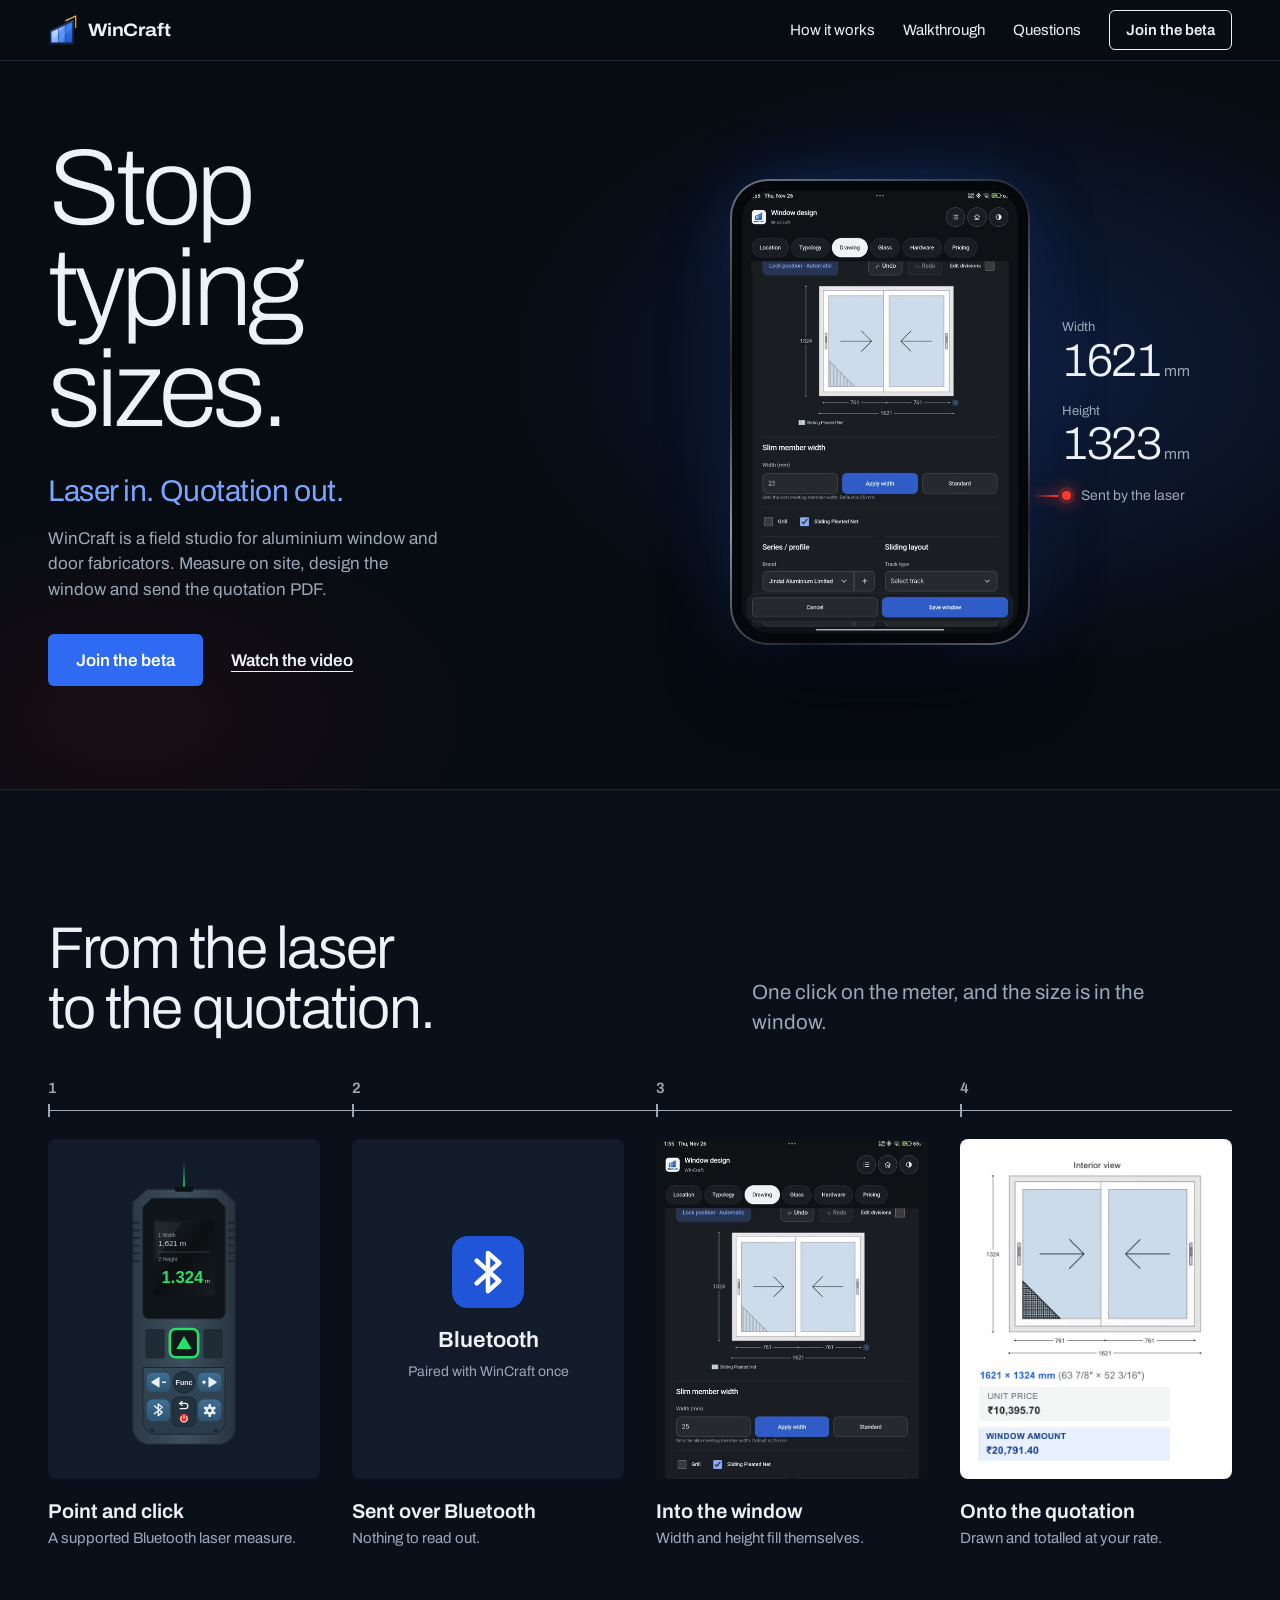
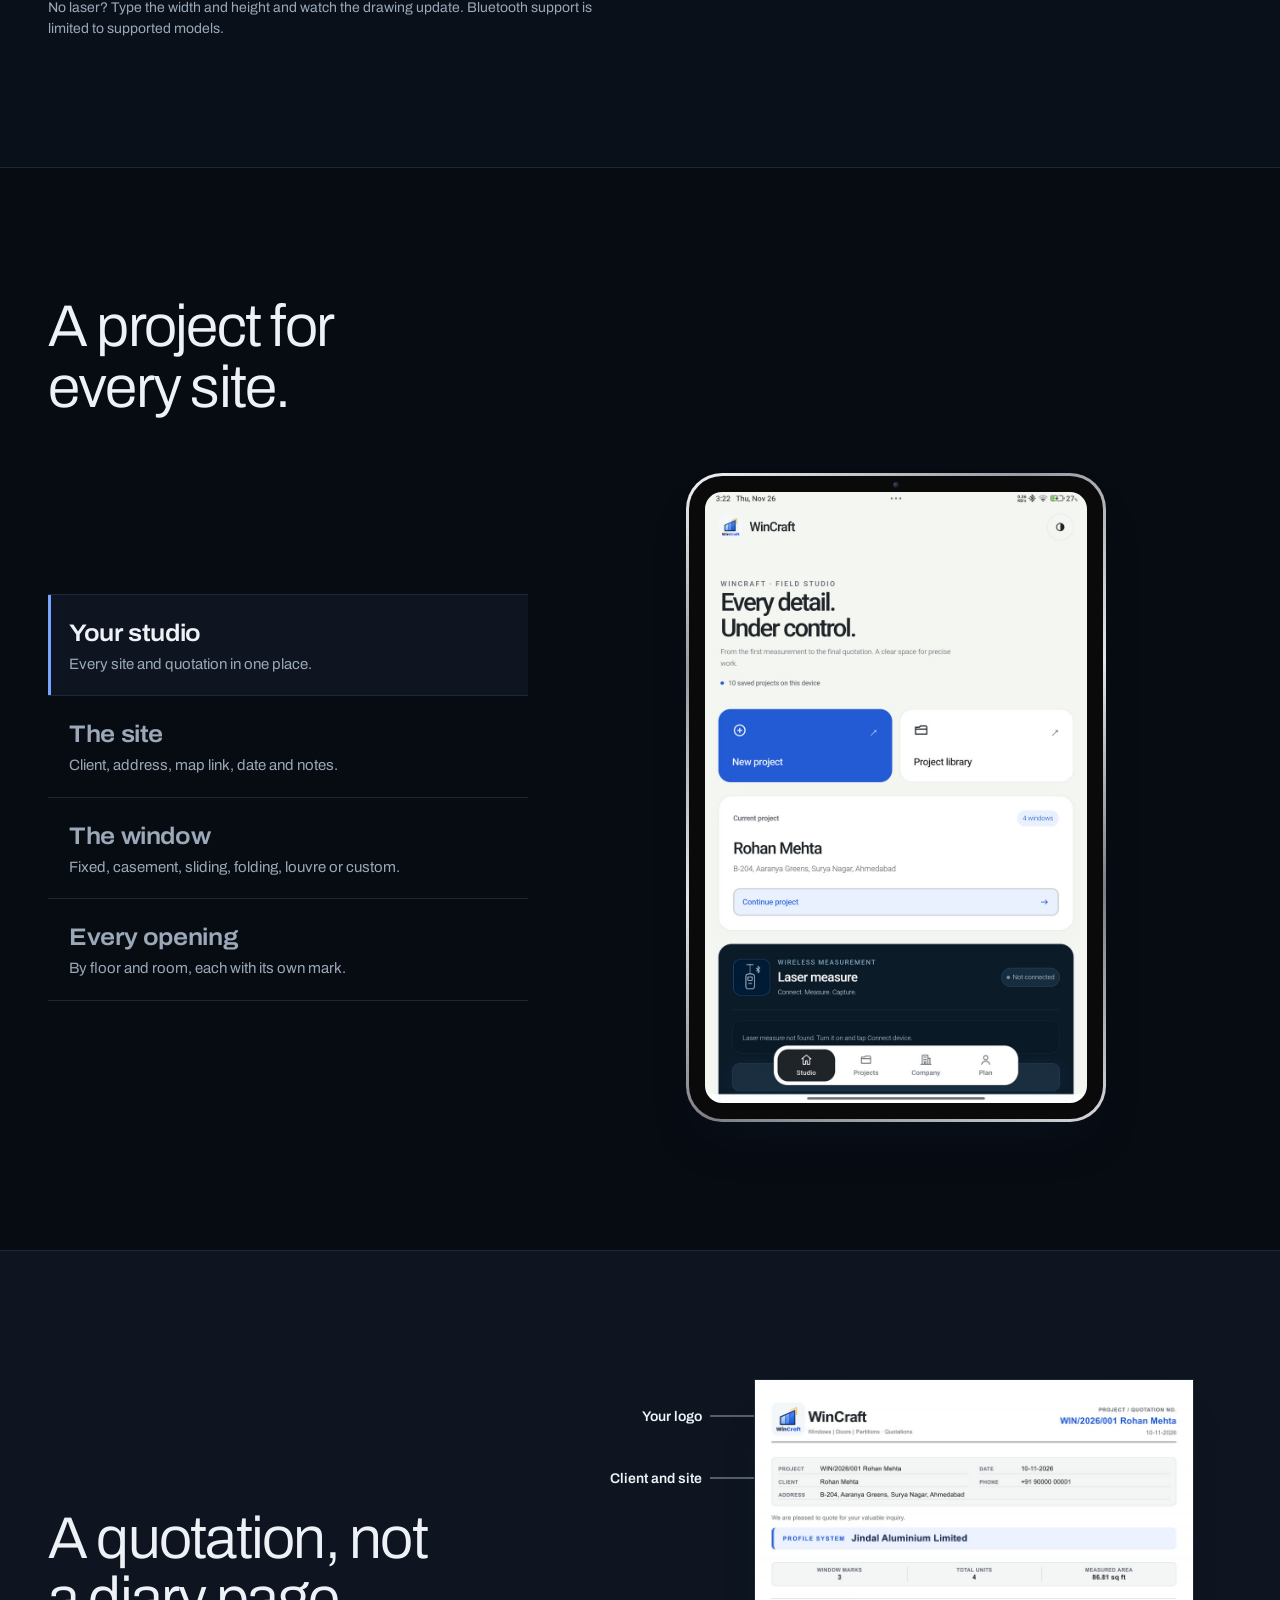
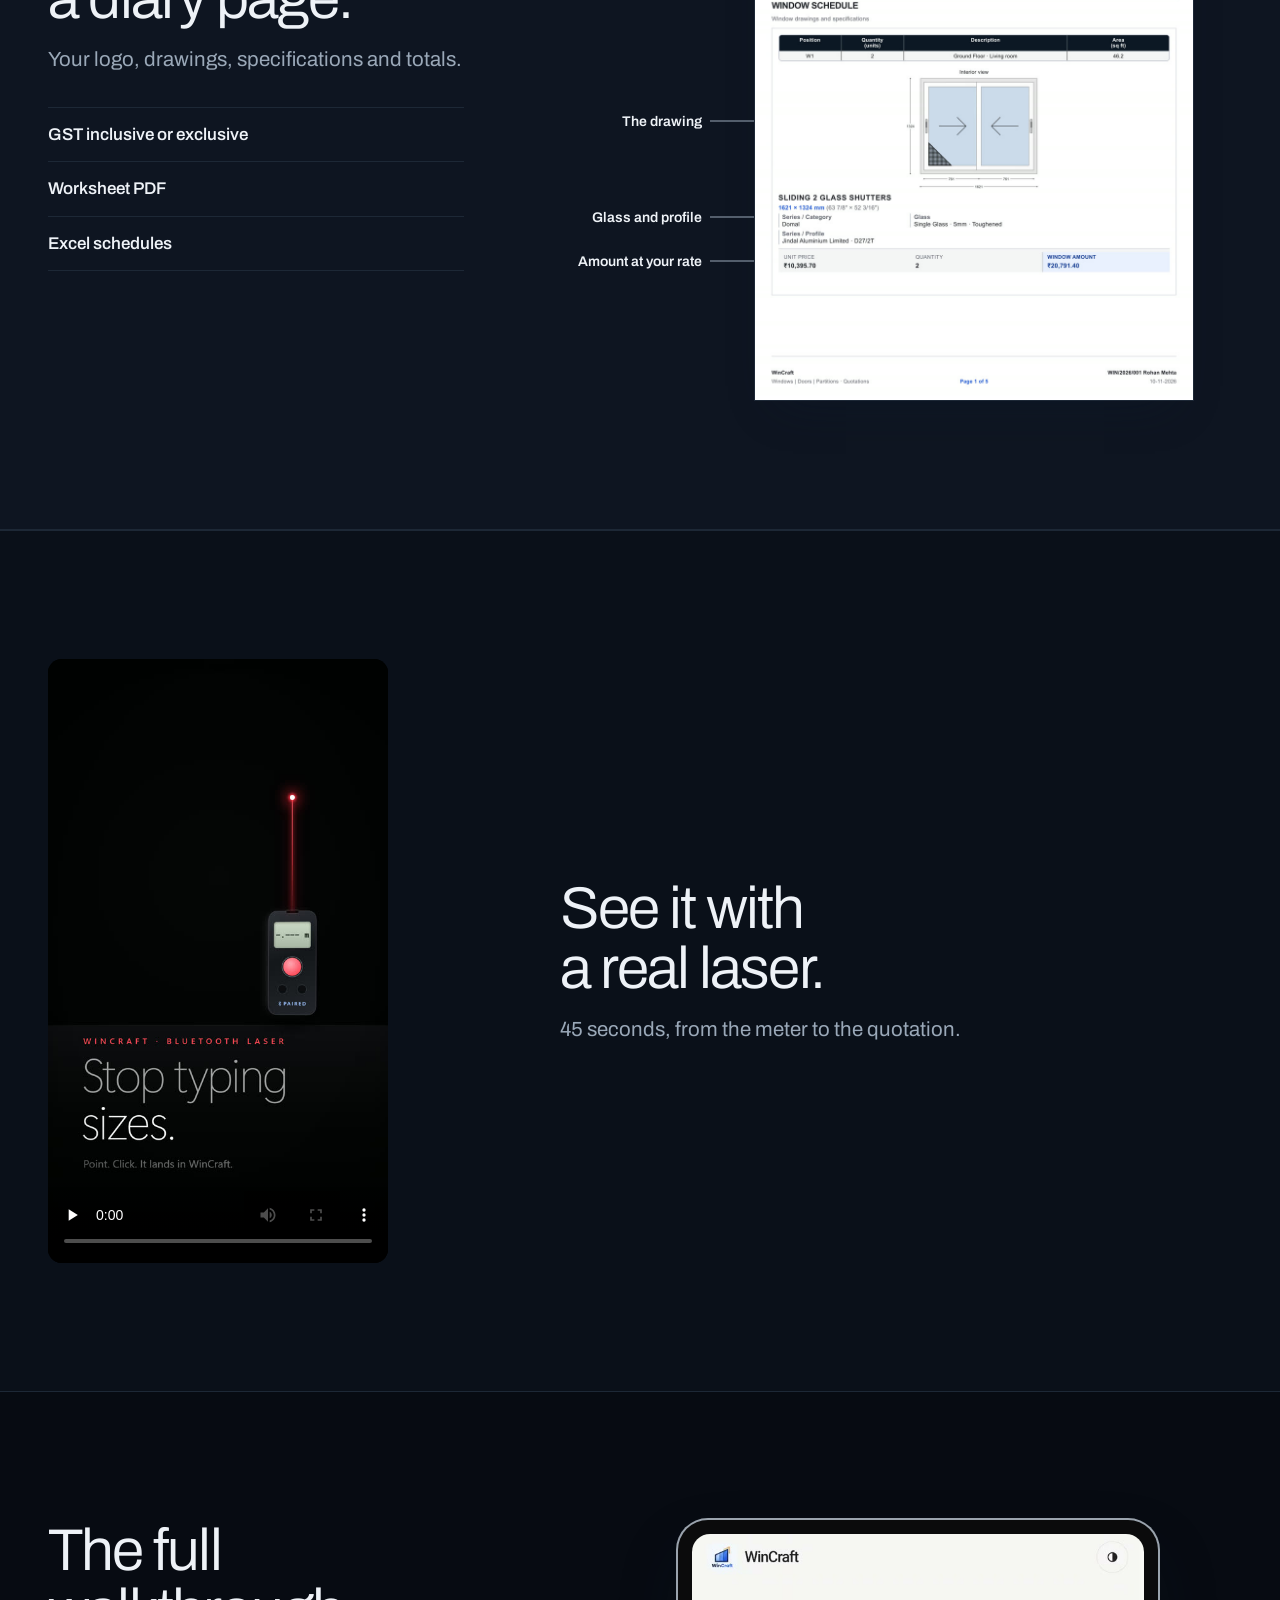
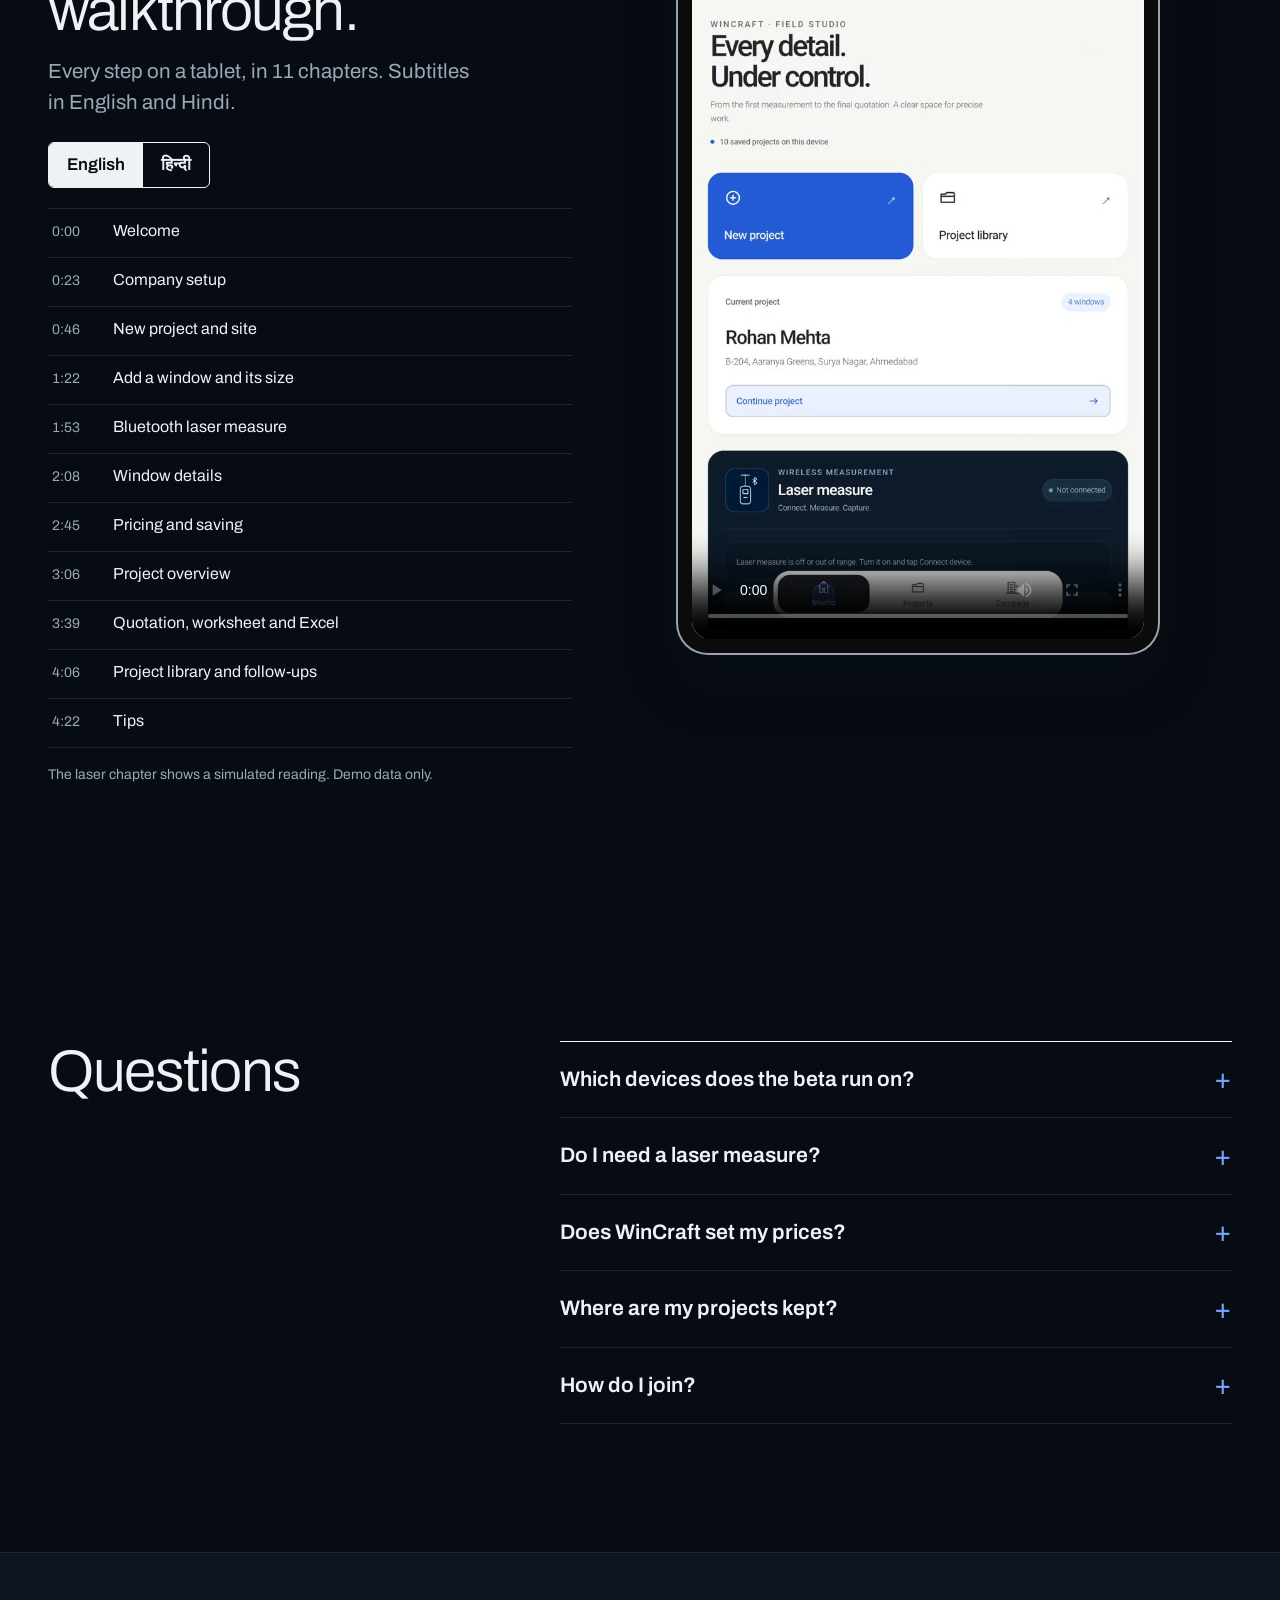
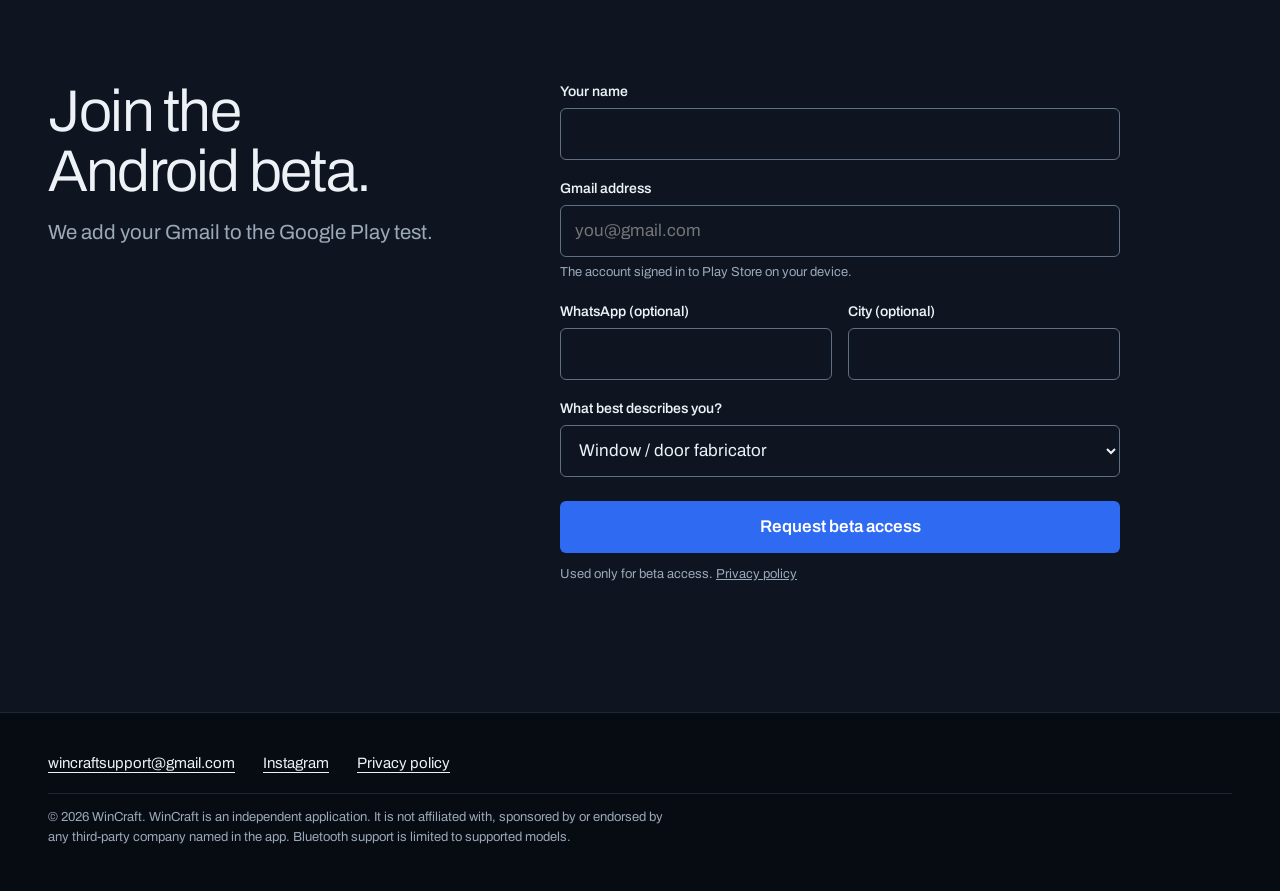
<file: index.html>
<!doctype html>
<html lang="en">
<head>
<meta charset="utf-8">
<meta name="viewport" content="width=device-width, initial-scale=1">
<title>WinCraft: measure, design and quote aluminium windows on site</title>
<meta name="description" content="WinCraft is a field studio for aluminium window and door fabricators. Measure on site, design the window and send a quotation PDF. Join the Android beta.">
<meta property="og:title" content="WinCraft: stop typing sizes">
<meta property="og:description" content="Measure on site, design the window, send the quotation. Join the Android beta.">
<meta property="og:image" content="https://wincraftapp.github.io/assets/reel-poster.jpg">
<meta name="theme-color" content="#070b12">
<link rel="icon" href="assets/logo-192.png">
<link rel="preconnect" href="https://fonts.googleapis.com">
<link rel="preconnect" href="https://fonts.gstatic.com" crossorigin>
<link rel="stylesheet" href="https://fonts.googleapis.com/css2?family=Archivo:wdth,wght@62..125,100..900&display=swap">
<link rel="stylesheet" href="site.css?v=13">
</head>
<body>
<header class="nav"><div class="wrap nav__row">
  <a class="brand" href="#top"><img src="assets/logo-192.png" alt="" width="30" height="30">WinCraft</a>
  <nav class="nav__links" aria-label="Main">
    <a href="#how">How it works</a>
    <a href="#walkthrough">Walkthrough</a>
    <a href="#questions">Questions</a>
    <a class="nav__cta" href="#beta">Join the beta</a>
  </nav>
</div></header>

<main>
<section class="hero" id="top"><div class="wrap hero__grid">
  <div class="hero__copy">
    <h1>Stop typing sizes.</h1>
    <p class="hero__sub">Laser in. Quotation out.</p>
    <p class="hero__body">WinCraft is a field studio for aluminium window and door fabricators. Measure on site, design the window and send the quotation PDF.</p>
    <div class="hero__ctas">
      <a class="btn" href="#beta">Join the beta</a>
      <a class="link" href="#video">Watch the video</a>
    </div>
  </div>

  <div class="stage">
    <div class="phone"><img src="assets/laser-drawing.jpg" alt="Window drawing in WinCraft with width 1621 and height 1324 filled from the laser measure" width="540" height="864"></div>
    <div class="read" aria-label="Sizes sent by the laser measure">
      <p><span>Width</span><b id="rw">1621</b><small>mm</small></p>
      <p><span>Height</span><b id="rh">1324</b><small>mm</small></p>
      <p class="read__src"><span class="beam" aria-hidden="true"></span><i class="dot"></i>Sent by the laser</p>
    </div>
  </div>
</div></section>

<section class="band band--dark" id="how"><div class="wrap">
  <div class="head">
    <h2>From the laser to the quotation.</h2>
    <p class="lede">One click on the meter, and the size is in the window.</p>
  </div>
  <ol class="steps">
    <li class="step">
      <div class="shot shot--meter"><img src="assets/laser-meter-green.svg" alt="Bluetooth laser measure: width 1.621 m, then height 1.324 m" width="220" height="460"></div>
      <h3>Point and click</h3><p>A supported Bluetooth laser measure.</p>
    </li>
    <li class="step">
      <div class="shot shot--bt"><svg width="72" height="72" viewBox="0 0 64 64" aria-hidden="true"><rect width="64" height="64" rx="14" fill="#1f55d6"/><path d="M22 22 l20 18 -10 9 V15 l10 9 -20 18" fill="none" stroke="#fff" stroke-width="4" stroke-linecap="round" stroke-linejoin="round"/></svg><strong>Bluetooth</strong><span>Paired with WinCraft once</span></div>
      <h3>Sent over Bluetooth</h3><p>Nothing to read out.</p>
    </li>
    <li class="step">
      <div class="shot shot--screen"><img src="assets/laser-drawing.jpg" alt="Window drawing in WinCraft with width 1621 and height 1324 filled from the laser measure" width="540" height="864" loading="lazy"></div>
      <h3>Into the window</h3><p>Width and height fill themselves.</p>
    </li>
    <li class="step">
      <div class="shot shot--paper"><img src="assets/quote-detail2.jpg" alt="Quotation detail: a 1621 by 1324 mm sliding window, unit price 10,395.70 rupees, window amount 20,791.40 rupees" width="580" height="744" loading="lazy"></div>
      <h3>Onto the quotation</h3><p>Drawn and totalled at your rate.</p>
    </li>
  </ol>
  <p class="note">No laser? Type the width and height and watch the drawing update. Bluetooth support is limited to supported models.</p>
</div></section>

<section class="band"><div class="wrap">
  <div class="head"><h2>A project for every site.</h2></div>
  <div class="tour">
    <ul class="tour__list" role="tablist" aria-label="WinCraft screens">
      <li role="presentation"><button role="tab" aria-selected="true" data-shot="assets/tab-studio.jpg"><b>Your studio</b><small>Every site and quotation in one place.</small></button></li>
      <li role="presentation"><button role="tab" aria-selected="false" data-shot="assets/tab-site.jpg"><b>The site</b><small>Client, address, map link, date and notes.</small></button></li>
      <li role="presentation"><button role="tab" aria-selected="false" data-shot="assets/tab-types.jpg"><b>The window</b><small>Fixed, casement, sliding, folding, louvre or custom.</small></button></li>
      <li role="presentation"><button role="tab" aria-selected="false" data-shot="assets/tab-cards.jpg"><b>Every opening</b><small>By floor and room, each with its own mark.</small></button></li>
    </ul>
    <div class="tablet" role="tabpanel" aria-label="Selected screen"><img id="shot" src="assets/tab-studio.jpg" alt="Your studio in WinCraft on a tablet" width="900" height="1440" loading="lazy"></div>
  </div>
</div></section>

<section class="band band--paper"><div class="wrap quote">
  <div class="quote__copy">
    <h2>A quotation, not a diary page.</h2>
    <p class="lede">Your logo, drawings, specifications and totals.</p>
    <ul class="ticks"><li>GST inclusive or exclusive</li><li>Worksheet PDF</li><li>Excel schedules</li></ul>
  </div>
  <figure class="sheet">
    <ul class="sheet__notes" aria-hidden="true">
      <li style="top:6%">Your logo</li>
      <li style="top:16%">Client and site</li>
      <li style="top:55%">The drawing</li>
      <li style="top:70.5%">Glass and profile</li>
      <li style="top:77.5%">Amount at your rate</li>
    </ul>
    <img src="assets/quote-page2.jpg" alt="Quotation PDF page with the 1621 by 1324 mm sliding window" width="900" height="1274" loading="lazy">
  </figure>
</div></section>

<section class="band band--dark" id="video"><div class="wrap film">
  <div class="reel"><video src="assets/reel-laser-site.mp4" poster="assets/reel-poster.jpg" controls playsinline preload="none" aria-label="WinCraft with a Bluetooth laser measure, 45 second video"></video></div>
  <div class="film__copy">
    <h2>See it with a real laser.</h2>
    <p class="lede">45 seconds, from the meter to the quotation.</p>
  </div>
</div></section>

<section class="band" id="walkthrough"><div class="wrap walk">
  <div class="walk__side">
    <h2 data-en="The full walkthrough." data-hi="पूरा walkthrough.">The full walkthrough.</h2>
    <p class="lede" data-en="Every step on a tablet, in 11 chapters. Subtitles in English and Hindi." data-hi="Tablet पर हर step, 11 chapters में. Subtitles English और हिन्दी में.">Every step on a tablet, in 11 chapters. Subtitles in English and Hindi.</p>
    <div class="lang" role="group" aria-label="Subtitle language">
      <button type="button" data-lang="en" aria-pressed="true">English</button>
      <button type="button" data-lang="hi" aria-pressed="false" lang="hi">हिन्दी</button>
    </div>
    <ol class="chapters" aria-label="Chapters">
      <li><button type="button" data-t="0"><span class="t">0:00</span><span data-en="Welcome" data-hi="स्वागत">Welcome</span></button></li>
      <li><button type="button" data-t="23.13"><span class="t">0:23</span><span data-en="Company setup" data-hi="Company setup">Company setup</span></button></li>
      <li><button type="button" data-t="46.4"><span class="t">0:46</span><span data-en="New project and site" data-hi="नया project और site">New project and site</span></button></li>
      <li><button type="button" data-t="82.76"><span class="t">1:22</span><span data-en="Add a window and its size" data-hi="Window और उसका size">Add a window and its size</span></button></li>
      <li><button type="button" data-t="113.89"><span class="t">1:53</span><span data-en="Bluetooth laser measure" data-hi="Bluetooth laser measure">Bluetooth laser measure</span></button></li>
      <li><button type="button" data-t="128.22"><span class="t">2:08</span><span data-en="Window details" data-hi="Window की details">Window details</span></button></li>
      <li><button type="button" data-t="165.57"><span class="t">2:45</span><span data-en="Pricing and saving" data-hi="Pricing और save">Pricing and saving</span></button></li>
      <li><button type="button" data-t="186.24"><span class="t">3:06</span><span data-en="Project overview" data-hi="Project overview">Project overview</span></button></li>
      <li><button type="button" data-t="219.45"><span class="t">3:39</span><span data-en="Quotation, worksheet and Excel" data-hi="Quotation, worksheet और Excel">Quotation, worksheet and Excel</span></button></li>
      <li><button type="button" data-t="246.72"><span class="t">4:06</span><span data-en="Project library and follow-ups" data-hi="Project library और follow-ups">Project library and follow-ups</span></button></li>
      <li><button type="button" data-t="262.06"><span class="t">4:22</span><span data-en="Tips" data-hi="Tips">Tips</span></button></li>
    </ol>
    <p class="walk__note" data-en="The laser chapter shows a simulated reading. Demo data only." data-hi="Laser chapter में simulated reading है. सिर्फ़ demo data.">The laser chapter shows a simulated reading. Demo data only.</p>
  </div>
  <div class="walk__device">
    <video id="wt" controls playsinline preload="metadata" poster="assets/walkthrough-poster.jpg" width="720" height="1122" aria-label="WinCraft walkthrough on a tablet, 4 minutes 42 seconds, with English and Hindi subtitles">
      <source src="assets/walkthrough.mp4" type="video/mp4">
      <track kind="subtitles" src="assets/walkthrough.en.vtt" srclang="en" label="English" default>
      <track kind="subtitles" src="assets/walkthrough.hi.vtt" srclang="hi" label="हिन्दी">
    </video>
  </div>
</div></section>

<section class="band" id="questions"><div class="wrap split">
  <h2>Questions</h2>
  <div class="qs">
    <details><summary>Which devices does the beta run on?</summary><p>Android phones and tablets. The beta is Android only for now.</p></details>
    <details><summary>Do I need a laser measure?</summary><p>No. Type the width and height and the drawing updates. A supported Bluetooth laser just fills them for you.</p></details>
    <details><summary>Does WinCraft set my prices?</summary><p>No. You enter quantity and unit rate, and WinCraft totals the project.</p></details>
    <details><summary>Where are my projects kept?</summary><p>On your device. No sign-in, no ads, with a daily backup and backup to a file you keep.</p></details>
    <details><summary>How do I join?</summary><p>Send your Gmail through the form. We add it to the Google Play test and message you.</p></details>
  </div>
</div></section>

<section class="band band--paper"><div class="wrap split">
  <div>
    <h2 id="beta">Join the Android beta.</h2>
    <p class="lede">We add your Gmail to the Google Play test.</p>
  </div>
  <form id="f" class="signup" novalidate>
    <div id="fields">
      <div class="field"><label for="name">Your name</label><input id="name" name="name" autocomplete="name" required></div>
      <div class="field"><label for="gmail">Gmail address</label><input id="gmail" name="gmail" type="email" inputmode="email" autocomplete="email" required placeholder="you@gmail.com"><p class="hint">The account signed in to Play Store on your device.</p></div>
      <div class="pair">
        <div class="field"><label for="phone">WhatsApp (optional)</label><input id="phone" name="phone" type="tel" inputmode="tel" autocomplete="tel"></div>
        <div class="field"><label for="city">City (optional)</label><input id="city" name="city" autocomplete="address-level2"></div>
      </div>
      <div class="field"><label for="work">What best describes you?</label>
        <select id="work" name="work">
          <option>Window / door fabricator</option>
          <option>Contractor or builder</option>
          <option>Architect or interior designer</option>
          <option>Other</option>
        </select></div>
      <button class="btn" type="submit">Request beta access</button>
      <p class="small" id="msg" role="status"></p>
      <p class="small">Used only for beta access. <a href="privacy-policy.html">Privacy policy</a></p>
    </div>
    <div id="done">
      <h3>Thank you.</h3>
      <p id="donetext">You’re on the list. We’ll add your Gmail to the Google Play beta and message you.</p>
    </div>
  </form>
</div></section>
</main>

<footer class="foot"><div class="wrap">
  <ul>
    <li><a href="mailto:wincraftsupport@gmail.com">wincraftsupport@gmail.com</a></li>
    <li><a href="https://www.instagram.com/wincraft.app/">Instagram</a></li>
    <li><a href="privacy-policy.html">Privacy policy</a></li>
  </ul>
  <p class="legal">© 2026 WinCraft. WinCraft is an independent application. It is not affiliated with, sponsored by or endorsed by any third-party company named in the app. Bluetooth support is limited to supported models.</p>
</div></footer>

<script>
// Beta sign-up. FORM_ACTION: a Google Form "formResponse" URL with its entry ids; until set, the details go by e-mail.
const FORM_ACTION = 'https://docs.google.com/forms/d/e/1FAIpQLSfFl1Y6rrq8B3uly28Ilko8HFQurtd9qMZEtXNdvsNPv6n3ig/formResponse';
const ENTRY = { name: 'entry.960835226', gmail: 'entry.1089995100', phone: 'entry.1334987685', city: 'entry.96152735', work: 'entry.502158687' };
const f = document.getElementById('f'), msg = document.getElementById('msg');
f.addEventListener('submit', async e => {
  e.preventDefault();
  const d = Object.fromEntries(new FormData(f));
  for (const k in d) d[k] = d[k].trim();
  if (!d.name) return say('Please enter your name.', 'name');
  if (!/^[^\s@]+@[^\s@]+\.[^\s@]+$/.test(d.gmail)) return say('Please enter a valid email address.', 'gmail');
  if (FORM_ACTION) {
    const body = new URLSearchParams();
    for (const k in ENTRY) if (ENTRY[k]) body.append(ENTRY[k], d[k]);
    try { await fetch(FORM_ACTION, { method: 'POST', mode: 'no-cors', body }); }
    catch { return say('Could not send. Check your connection and try again.'); }
    document.getElementById('donetext').textContent = "You’re on the list. We’ll add your Gmail to the Google Play beta and message you.";
  } else {
    const lines = [`Name: ${d.name}`, `Gmail: ${d.gmail}`, `WhatsApp: ${d.phone || '-'}`, `City: ${d.city || '-'}`, `Work: ${d.work}`];
    location.href = 'mailto:wincraftsupport@gmail.com?subject=' + encodeURIComponent('WinCraft beta request') + '&body=' + encodeURIComponent(lines.join('\n'));
  }
  document.getElementById('fields').style.display = 'none';
  document.getElementById('done').style.display = 'block';
});
function say(t, id) { msg.textContent = t; if (id) document.getElementById(id).focus(); }
// Tour: the list changes the one pane beside it.
const shot = document.getElementById('shot');
document.querySelectorAll('.tour__list button').forEach(b => b.addEventListener('click', () => {
  document.querySelectorAll('.tour__list button').forEach(o => o.setAttribute('aria-selected', o === b));
  shot.src = b.dataset.shot; shot.alt = b.querySelector('b').textContent + ' in WinCraft';
}));

// Hero: the two sizes count up once, after the beam lands. The HTML already holds the final numbers.
if (!matchMedia('(prefers-reduced-motion: reduce)').matches) [['rw', 1621, 1200], ['rh', 1324, 2000]].forEach(([id, to, delay]) => {
  const el = document.getElementById(id); el.textContent = 0;
  setTimeout(() => { const t0 = performance.now(); requestAnimationFrame(function step(now) {
    const p = Math.min(1, (now - t0) / 800); el.textContent = Math.round(to * (1 - Math.pow(1 - p, 3)));
    if (p < 1) requestAnimationFrame(step);
  }); }, delay);
});

// Walkthrough: chapter buttons seek the video; the language switch changes subtitles and chapter names together.
(() => {
  const wt = document.getElementById('wt'); if (!wt) return;
  const sec = document.getElementById('walkthrough');
  const setLang = (lang) => {
    for (const t of wt.textTracks) t.mode = t.language === lang ? 'showing' : 'disabled';
    sec.querySelectorAll('[data-lang]').forEach((b) => b.setAttribute('aria-pressed', String(b.dataset.lang === lang)));
    sec.querySelectorAll('[data-en]').forEach((e) => { e.textContent = e.dataset[lang]; e.lang = lang; });
  };
  sec.querySelectorAll('[data-lang]').forEach((b) => b.addEventListener('click', () => setLang(b.dataset.lang)));
  const chapters = [...sec.querySelectorAll('.chapters button')];
  chapters.forEach((b) => b.addEventListener('click', () => { wt.currentTime = +b.dataset.t; wt.play().catch(() => {}); }));
  wt.addEventListener('timeupdate', () => {
    let cur = chapters[0]; for (const b of chapters) if (wt.currentTime >= +b.dataset.t) cur = b;
    chapters.forEach((b) => b.setAttribute('aria-current', b === cur ? 'true' : 'false'));
  });
  setLang('en');
})();
</script>
</body>
</html>
</file>
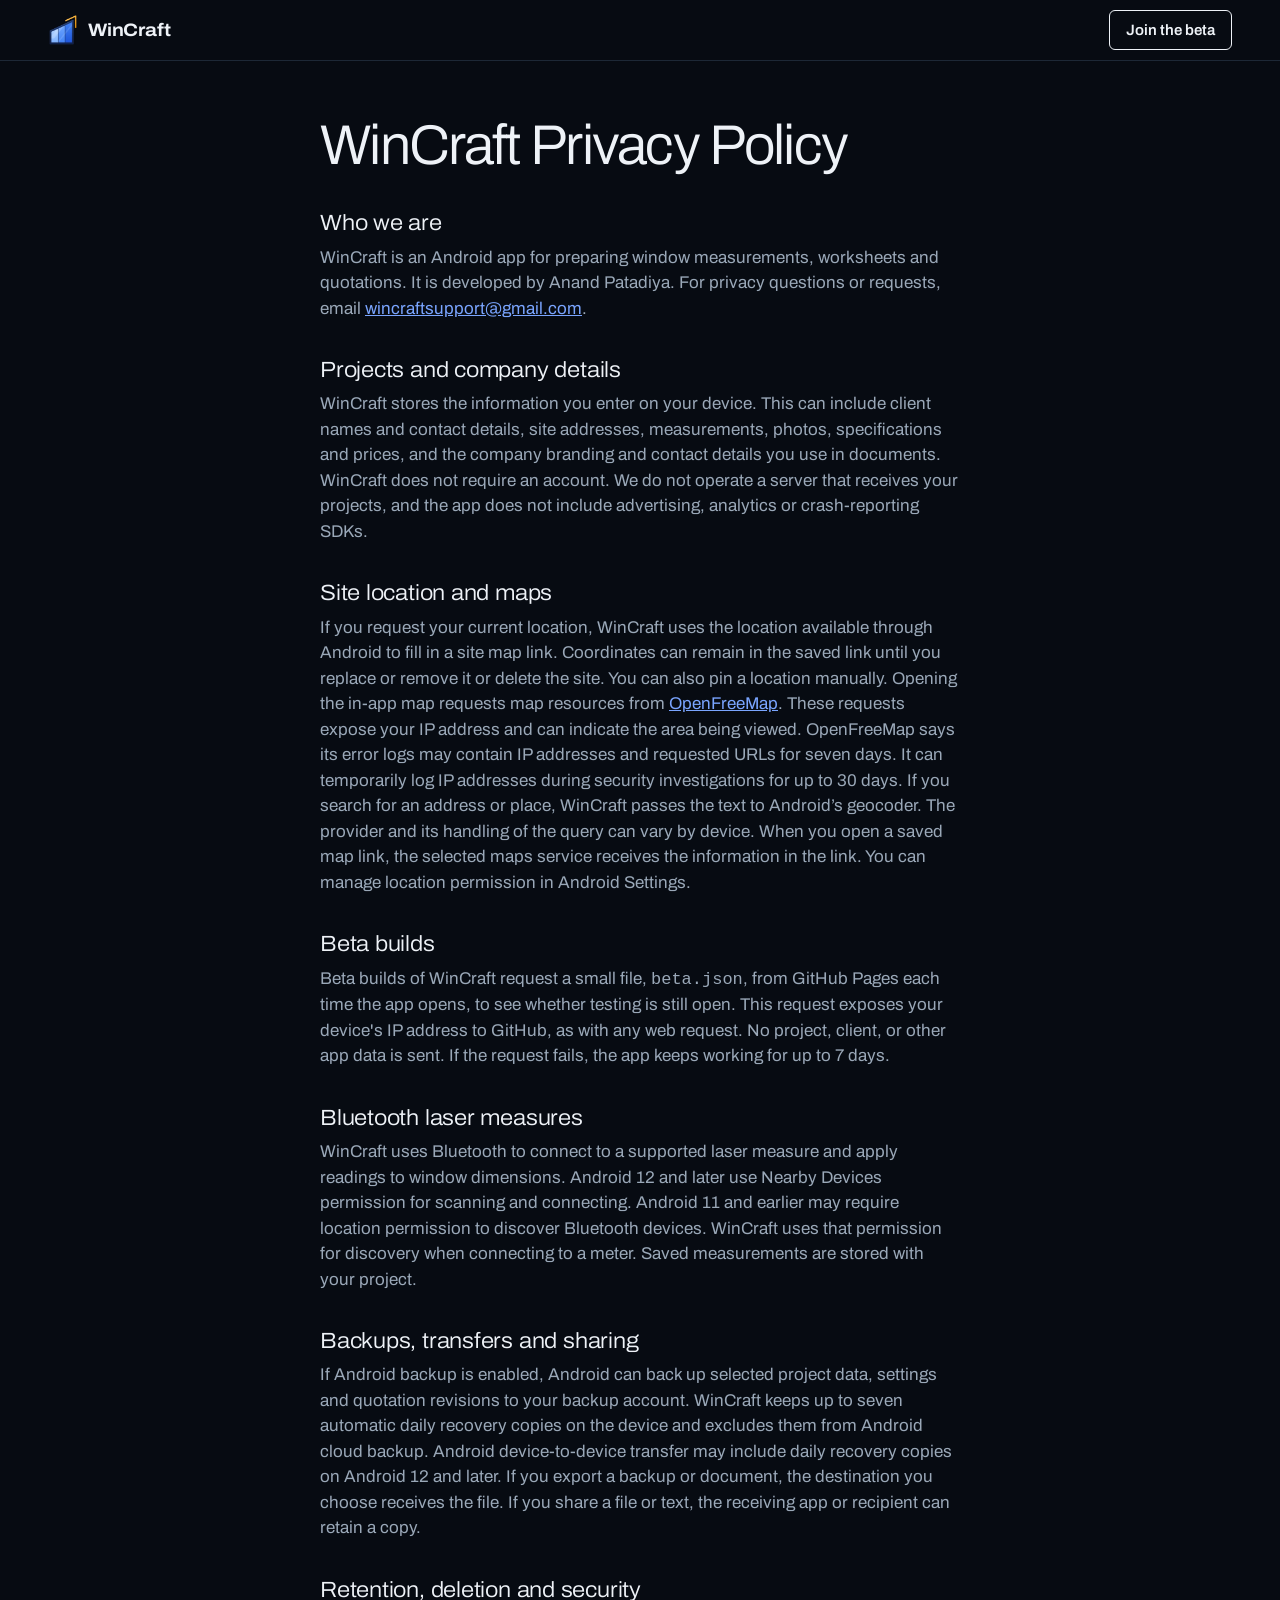
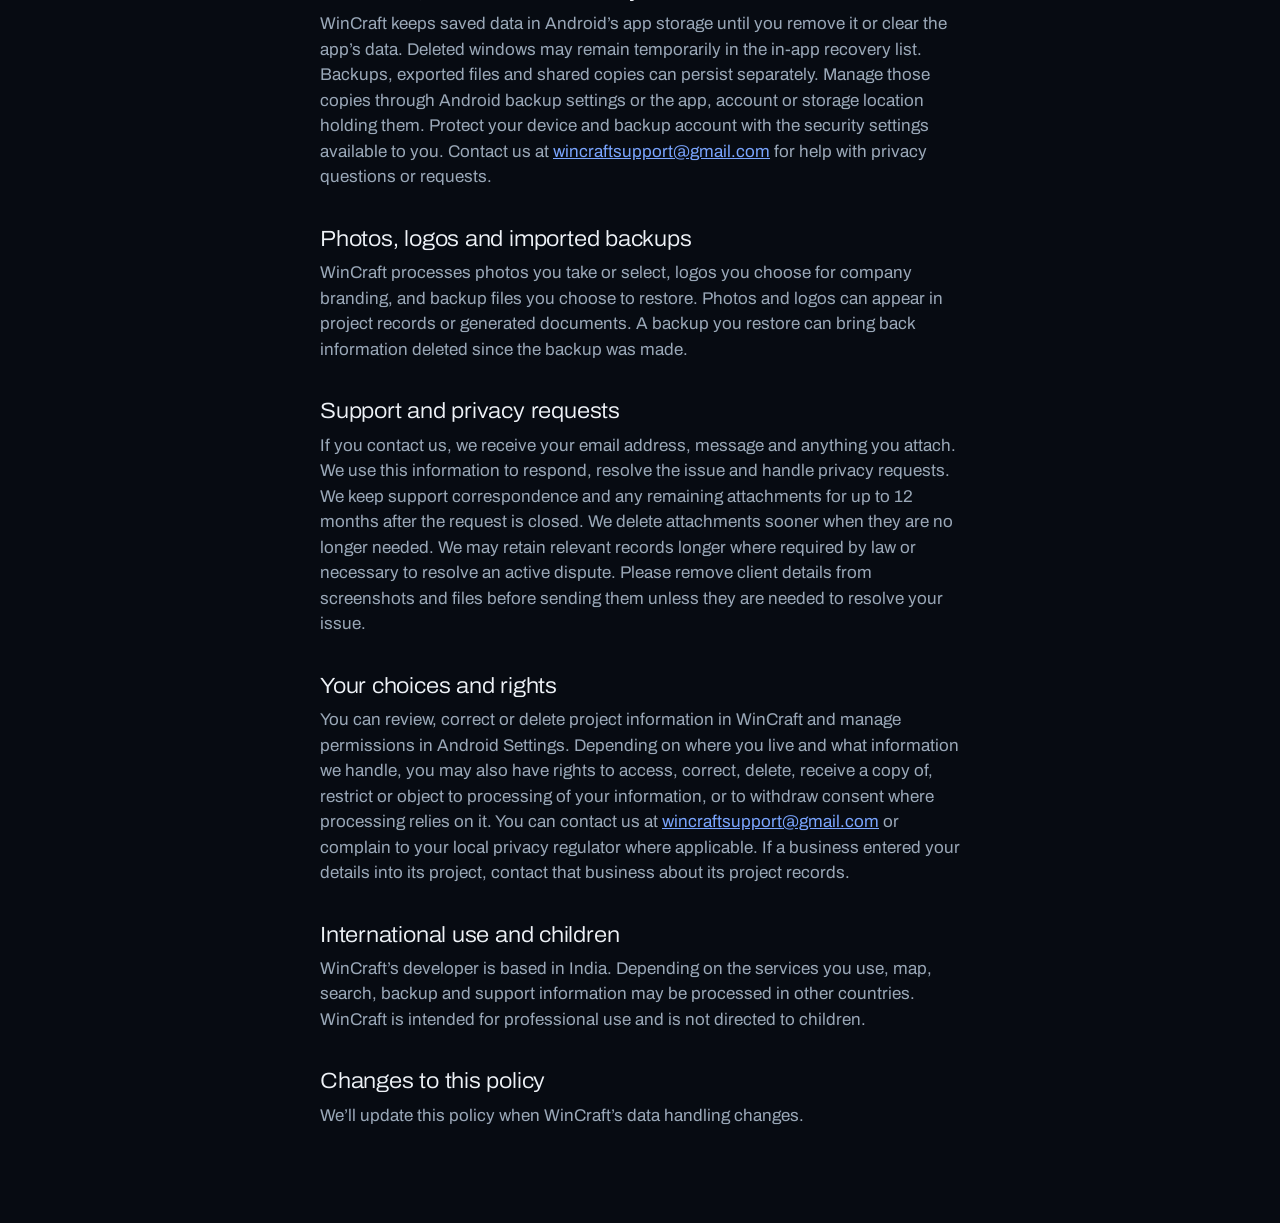
<file: privacy-policy.html>
<!doctype html>
<html lang="en">
<head>
<meta charset="utf-8">
<meta name="viewport" content="width=device-width, initial-scale=1">
<title>WinCraft Privacy Policy</title>
<link rel="icon" href="assets/logo-192.png">
<link rel="preconnect" href="https://fonts.googleapis.com">
<link rel="preconnect" href="https://fonts.gstatic.com" crossorigin>
<link rel="stylesheet" href="https://fonts.googleapis.com/css2?family=Archivo:wdth,wght@62..125,100..900&display=swap">
<link rel="stylesheet" href="site.css?v=13">
<style>
.policy { max-width: 46rem; margin-inline: auto; padding: 56px var(--pad) 96px; }
.policy h1 { font-size: clamp(34px, 5vw, 56px); margin-bottom: 32px; }
.policy h2 { font-size: 22px; font-stretch: 108%; letter-spacing: -0.01em; line-height: 1.2; max-width: none; margin: 36px 0 8px; }
.policy p { color: var(--ink-2); }
.policy a { color: var(--link); }
.policy p + p, .policy ul + p { margin-top: 12px; }
.policy ul { list-style: disc; padding-left: 1.25rem; margin-top: 8px; color: var(--ink-2); }
</style>
</head>
<body>
<header class="nav"><div class="wrap nav__row">
  <a class="brand" href="index.html"><img src="assets/logo-192.png" alt="" width="30" height="30">WinCraft</a>
  <nav class="nav__links" aria-label="Main"><a class="nav__cta" href="index.html#beta">Join the beta</a></nav>
</div></header>
<main class="policy">
<h1>WinCraft Privacy Policy</h1>
<h2>Who we are</h2>
<p>WinCraft is an Android app for preparing window measurements, worksheets and quotations. It is developed by Anand Patadiya. For privacy questions or requests, email <a href="mailto:wincraftsupport@gmail.com">wincraftsupport@gmail.com</a>.</p>
<h2>Projects and company details</h2>
<p>WinCraft stores the information you enter on your device. This can include client names and contact details, site addresses, measurements, photos, specifications and prices, and the company branding and contact details you use in documents. WinCraft does not require an account. We do not operate a server that receives your projects, and the app does not include advertising, analytics or crash-reporting SDKs.</p>
<h2>Site location and maps</h2>
<p>If you request your current location, WinCraft uses the location available through Android to fill in a site map link. Coordinates can remain in the saved link until you replace or remove it or delete the site. You can also pin a location manually. Opening the in-app map requests map resources from <a href="https://openfreemap.org/privacy/">OpenFreeMap</a>. These requests expose your IP address and can indicate the area being viewed. OpenFreeMap says its error logs may contain IP addresses and requested URLs for seven days. It can temporarily log IP addresses during security investigations for up to 30 days. If you search for an address or place, WinCraft passes the text to Android’s geocoder. The provider and its handling of the query can vary by device. When you open a saved map link, the selected maps service receives the information in the link. You can manage location permission in Android Settings.</p>
<h2>Beta builds</h2>
<p>Beta builds of WinCraft request a small file, <code>beta.json</code>, from GitHub Pages each time the app opens, to see whether testing is still open. This request exposes your device's IP address to GitHub, as with any web request. No project, client, or other app data is sent. If the request fails, the app keeps working for up to 7 days.</p>
<h2>Bluetooth laser measures</h2>
<p>WinCraft uses Bluetooth to connect to a supported laser measure and apply readings to window dimensions. Android 12 and later use Nearby Devices permission for scanning and connecting. Android 11 and earlier may require location permission to discover Bluetooth devices. WinCraft uses that permission for discovery when connecting to a meter. Saved measurements are stored with your project.</p>
<h2>Backups, transfers and sharing</h2>
<p>If Android backup is enabled, Android can back up selected project data, settings and quotation revisions to your backup account. WinCraft keeps up to seven automatic daily recovery copies on the device and excludes them from Android cloud backup. Android device-to-device transfer may include daily recovery copies on Android 12 and later. If you export a backup or document, the destination you choose receives the file. If you share a file or text, the receiving app or recipient can retain a copy.</p>
<h2>Retention, deletion and security</h2>
<p>WinCraft keeps saved data in Android’s app storage until you remove it or clear the app’s data. Deleted windows may remain temporarily in the in-app recovery list. Backups, exported files and shared copies can persist separately. Manage those copies through Android backup settings or the app, account or storage location holding them. Protect your device and backup account with the security settings available to you. Contact us at <a href="mailto:wincraftsupport@gmail.com">wincraftsupport@gmail.com</a> for help with privacy questions or requests.</p>
<h2>Photos, logos and imported backups</h2>
<p>WinCraft processes photos you take or select, logos you choose for company branding, and backup files you choose to restore. Photos and logos can appear in project records or generated documents. A backup you restore can bring back information deleted since the backup was made.</p>
<h2>Support and privacy requests</h2>
<p>If you contact us, we receive your email address, message and anything you attach. We use this information to respond, resolve the issue and handle privacy requests. We keep support correspondence and any remaining attachments for up to 12 months after the request is closed. We delete attachments sooner when they are no longer needed. We may retain relevant records longer where required by law or necessary to resolve an active dispute. Please remove client details from screenshots and files before sending them unless they are needed to resolve your issue.</p>
<h2>Your choices and rights</h2>
<p>You can review, correct or delete project information in WinCraft and manage permissions in Android Settings. Depending on where you live and what information we handle, you may also have rights to access, correct, delete, receive a copy of, restrict or object to processing of your information, or to withdraw consent where processing relies on it. You can contact us at <a href="mailto:wincraftsupport@gmail.com">wincraftsupport@gmail.com</a> or complain to your local privacy regulator where applicable. If a business entered your details into its project, contact that business about its project records.</p>
<h2>International use and children</h2>
<p>WinCraft’s developer is based in India. Depending on the services you use, map, search, backup and support information may be processed in other countries. WinCraft is intended for professional use and is not directed to children.</p>
<h2>Changes to this policy</h2>
<p>We’ll update this policy when WinCraft’s data handling changes.</p>
</main></body>
</html>
</file>
<file: site.css>
/* WinCraft landing page: dark, like a site at dusk. One family (Archivo), light display weights, app blue for actions; laser red only for the beam in the hero. */
:root {
  color-scheme: dark;
  --sheet: #070b12; --panel: #0e1521; --deep: #0a1019; --ink: #eef2f7; --ink-2: #9aa8b8; --line: #1d2836; --edge: #5f6f82;
  --blue: #2f6bf2; --blue-hover: #4a80ff; --link: #7aa5ff; --laser: #ff3b30;
  --on-dark: var(--ink); --on-dark-2: var(--ink-2); --warn: #ff8a80;
  --font: "Archivo", "Segoe UI", Roboto, system-ui, sans-serif;
  --pad: clamp(20px, 4vw, 48px); --gap: clamp(20px, 2.6vw, 32px); --band: clamp(72px, 10vw, 136px);
}
*, *::before, *::after { box-sizing: border-box; }
html, body { overflow-x: clip; }
html { scroll-padding-top: 76px; scroll-behavior: smooth; }
body { margin: 0; font-family: var(--font); font-stretch: 100%; color: var(--ink); background: var(--sheet); font-size: 17px; line-height: 1.5; -webkit-font-smoothing: antialiased; }
h1, h2, h3, p, ul, ol, figure { margin: 0; }
ul, ol { padding: 0; list-style: none; }
h1, h2 { font-stretch: 100%; font-weight: 340; letter-spacing: -0.03em; line-height: 1.02; text-wrap: balance; overflow-wrap: break-word; }
h2 { font-size: clamp(34px, 4.6vw, 64px); max-width: 14ch; }
h3 { font-size: 20px; font-weight: 640; line-height: 1.2; }
img, video { max-width: 100%; height: auto; display: block; }
button, input, select { font: inherit; color: inherit; }
a { color: inherit; }
:focus-visible { outline: 2px solid var(--link); outline-offset: 3px; border-radius: 4px; }
.band--dark :focus-visible { outline-color: #8fb0ff; }
.wrap { max-width: 1296px; margin-inline: auto; padding-inline: var(--pad); }
.lede { font-size: clamp(18px, 1.6vw, 21px); color: var(--ink-2); max-width: 36ch; margin-top: 16px; }

/* nav */
.nav { position: sticky; top: 0; z-index: 10; background: var(--sheet); border-bottom: 1px solid var(--line); }
.nav__row { display: flex; align-items: center; justify-content: space-between; height: 60px; }
.brand { display: inline-flex; align-items: center; gap: 10px; min-height: 44px; font-stretch: 112%; font-weight: 680; font-size: 18px; letter-spacing: -0.01em; text-decoration: none; }
.brand img { width: 30px; height: 30px; object-fit: contain; }
.nav__links { display: flex; align-items: center; gap: 28px; font-size: 15px; }
.nav__links a { display: inline-flex; align-items: center; min-height: 44px; text-decoration: none; }
.nav__links a:hover { text-decoration: underline; text-underline-offset: 5px; }
.nav__links .nav__cta { padding: 0 16px; min-height: 40px; border: 1.5px solid var(--ink); border-radius: 6px; font-weight: 600; }
.nav__links .nav__cta:hover { background: var(--ink); color: var(--sheet); text-decoration: none; }

/* buttons: one filled recipe */
.btn { display: inline-flex; align-items: center; justify-content: center; min-height: 52px; padding: 0 28px; border: 0; border-radius: 6px; background: var(--blue); color: #fff; font-size: 17px; font-weight: 600; text-decoration: none; cursor: pointer; transition: background-color .15s; }
.btn:hover { background: var(--blue-hover); }
.link { display: inline-flex; align-items: center; min-height: 44px; font-weight: 600; text-underline-offset: 5px; }

/* hero */
.hero { padding-block: clamp(40px, 6vw, 88px) clamp(56px, 8vw, 112px); }
.hero__grid { display: grid; grid-template-columns: minmax(0, 5fr) minmax(0, 7fr); gap: var(--gap); align-items: center; }
.hero h1 { font-size: clamp(56px, 8.4vw, 128px); font-weight: 250; line-height: 0.94; letter-spacing: -0.045em; max-width: 7ch; }
.hero__sub { font-size: clamp(22px, 2.4vw, 30px); font-weight: 400; color: var(--link); letter-spacing: -0.015em; margin-top: 28px; }
.hero__body { color: var(--ink-2); max-width: 40ch; margin-top: 12px; }
.hero__ctas { display: flex; gap: 12px 28px; align-items: center; flex-wrap: wrap; margin-top: 32px; }

/* hero visual: the app on a phone, and the two sizes the laser just sent. The beam is the page's one moving thing. */
.hero { position: relative; overflow: hidden; background: radial-gradient(55% 60% at 78% 42%, rgb(47 107 242 / .20), transparent 70%), radial-gradient(40% 40% at 10% 90%, rgb(255 59 48 / .07), transparent 70%); }
.stage { position: relative; display: grid; grid-template-columns: auto auto; gap: 32px; align-items: center; justify-content: end; }
.phone { width: min(300px, 62vw); padding: 10px; border-radius: 38px; border: 2px solid transparent; background: linear-gradient(#05070b, #05070b) padding-box, linear-gradient(150deg, #6d7786, #1e2733 30%, #8b95a3 55%, #1a222d 80%, #5d6775) border-box; box-shadow: 0 40px 90px -30px #000, 0 0 80px -20px rgb(47 107 242 / .45); }
.phone img { width: 100%; border-radius: 28px; }
.read { position: relative; display: grid; gap: 18px; min-width: 170px; }
.read p span { display: block; font-size: 13px; color: var(--ink-2); }
.read p b { font-size: clamp(34px, 3.6vw, 52px); font-weight: 300; letter-spacing: -0.03em; font-variant-numeric: tabular-nums; line-height: 1; }
.read p small { font-size: 15px; color: var(--ink-2); margin-left: 4px; }
.read .read__src { position: relative; display: flex; align-items: center; gap: 10px; font-size: 14px; color: var(--ink-2); }
.dot { flex: none; width: 9px; height: 9px; border-radius: 50%; background: var(--laser); box-shadow: 0 0 0 4px rgb(255 59 48 / .2), 0 0 18px 2px rgb(255 59 48 / .8); }
/* a short beam from the phone to the "Sent by the laser" dot; kept short so it never crosses the copy */
.read .beam { position: absolute; display: block; right: 100%; top: 50%; width: 26px; height: 2px; margin: -1px 4px 0 0; background: linear-gradient(90deg, transparent, var(--laser)); box-shadow: 0 0 12px rgb(255 59 48 / .7); transform-origin: left; animation: beam 1.1s cubic-bezier(.2, .7, .2, 1) .3s both; pointer-events: none; }
@keyframes beam { from { transform: scaleX(0); opacity: 0; } to { transform: scaleX(1); opacity: 1; } }

/* bands */
.band { padding-block: var(--band); }
.band--paper { background: var(--panel); border-block: 1px solid var(--line); }
.band--dark { background: var(--deep); border-block: 1px solid var(--line); }
.band--dark .lede { color: var(--on-dark-2); }
.head { display: grid; grid-template-columns: minmax(0, 7fr) minmax(0, 5fr); gap: var(--gap); align-items: end; }
.head .lede { margin-top: 0; }

/* steps: a real sequence, so it is numbered and joined by one dimension line */
.steps { display: grid; grid-template-columns: repeat(4, minmax(0, 1fr)); gap: var(--gap); margin-top: 72px; border-top: 1.5px solid var(--on-dark-2); counter-reset: step; }
.step { position: relative; padding-top: 28px; counter-increment: step; }
.step::after { content: ""; position: absolute; top: -7px; left: 0; width: 1.5px; height: 13px; background: var(--on-dark-2); }
.step::before { content: counter(step); position: absolute; top: -34px; left: 0; font-size: 15px; font-weight: 600; font-variant-numeric: tabular-nums; color: var(--on-dark-2); }
.shot { aspect-ratio: 4 / 5; border-radius: 8px; overflow: hidden; background: #121b29; display: grid; place-items: center; }
.shot img { width: 100%; height: 100%; object-fit: cover; object-position: top; }
.shot--meter img { width: 52%; height: auto; object-fit: contain; }
.shot--paper { background: #fff; }
.shot--paper img { object-fit: contain; object-position: center; padding: 10px; }
.shot--bt { align-content: center; text-align: center; padding: 16px; }
.shot--bt svg { margin: 0 auto 16px; }
.shot--bt strong { display: block; font-size: 22px; font-weight: 640; }
.shot--bt span { display: block; color: var(--on-dark-2); font-size: 14px; margin-top: 4px; }
.step h3 { margin-top: 20px; }
.step p { color: var(--on-dark-2); font-size: 15px; margin-top: 4px; }
.note { color: var(--on-dark-2); font-size: 14px; margin-top: 48px; max-width: 70ch; }

/* tour */
.tour { display: grid; grid-template-columns: minmax(0, 5fr) minmax(0, 7fr); gap: var(--gap); align-items: center; margin-top: 56px; }
.tour__list { border-top: 1px solid var(--line); }
.tour__list li { border-bottom: 1px solid var(--line); }
.tour__list button { display: block; width: 100%; text-align: left; background: none; border: 0; border-left: 3px solid transparent; padding: 20px 20px 20px 18px; cursor: pointer; color: var(--ink-2); }
.tour__list button b { display: block; font-stretch: 108%; font-size: 24px; font-weight: 640; letter-spacing: -0.015em; }
.tour__list button small { display: block; font-size: 15px; margin-top: 2px; }
.tour__list button:hover { color: var(--ink); }
.tour__list button[aria-selected="true"] { background: var(--panel); border-left-color: var(--link); color: var(--ink); }
.tour__list button[aria-selected="true"] small { color: var(--ink-2); }
/* metal edge, glass bezel and camera: the device frame from the earlier page */
.tablet { position: relative; width: min(420px, 100%); margin-inline: auto; padding: 16px; border-radius: 36px; border: 3px solid transparent; background: linear-gradient(#0a0a0b, #0a0a0b) padding-box, linear-gradient(150deg, #f2f3f5, #9a9ca1 22%, #e4e5e8 48%, #7c7e83 74%, #d6d7da) border-box; box-shadow: 0 28px 48px -20px rgb(12 26 43 / .45); }
.tablet::before { content: ""; position: absolute; top: 6px; left: 50%; width: 6px; height: 6px; margin-left: -3px; border-radius: 50%; background: radial-gradient(circle at 35% 35%, #3b4a66, #0d1118 70%); }
.tablet img { border-radius: 17px; width: 100%; }

/* quotation */
.quote { display: grid; grid-template-columns: minmax(0, 5fr) minmax(0, 7fr); gap: var(--gap); align-items: center; }
.ticks { margin-top: 32px; border-top: 1px solid var(--line); max-width: 26rem; }
.ticks li { padding: 14px 0; border-bottom: 1px solid var(--line); font-weight: 560; }
.sheet { position: relative; width: min(440px, 100%); justify-self: end; margin-right: clamp(0px, 3vw, 40px); }
.sheet img { border: 1px solid var(--line); box-shadow: 0 24px 44px -24px rgb(12 26 43 / .4); }
.sheet__notes li { position: absolute; right: 100%; transform: translateY(-50%); display: flex; align-items: center; gap: 8px; font-size: 14px; font-weight: 600; white-space: nowrap; }
.sheet__notes li::after { content: ""; width: 44px; height: 1.2px; background: var(--ink-2); }

/* video */
.film { display: grid; grid-template-columns: minmax(0, 5fr) minmax(0, 7fr); gap: var(--gap); align-items: center; }
.reel { width: min(340px, 100%); border-radius: 14px; overflow: hidden; background: #000; }
.reel video { width: 100%; }
video:focus-visible { outline: 2px solid #8fb0ff; outline-offset: 3px; }

/* questions and sign-up share the split: heading left, body right */
.split { display: grid; grid-template-columns: minmax(0, 5fr) minmax(0, 7fr); gap: var(--gap); align-items: start; }
.qs { border-top: 1.5px solid var(--ink); }
.qs details { border-bottom: 1px solid var(--line); }
.qs summary { cursor: pointer; list-style: none; padding: 22px 0; font-size: 21px; font-weight: 620; display: flex; justify-content: space-between; align-items: center; gap: 16px; }
.qs summary::-webkit-details-marker { display: none; }
.qs summary::after { content: "+"; color: var(--link); font-weight: 400; font-size: 28px; line-height: 1; }
.qs details[open] summary::after { content: "\2212"; }
.qs details p { padding: 0 0 22px; color: var(--ink-2); max-width: 60ch; }

.signup { max-width: 560px; }
.field { margin-bottom: 18px; }
.field label { display: block; font-size: 14px; font-weight: 560; margin-bottom: 6px; }
.field input, .field select { width: 100%; min-height: 52px; padding: 0 14px; border: 1px solid var(--edge); border-radius: 6px; background: var(--panel); font-size: 17px; }
.pair { display: grid; grid-template-columns: minmax(0, 1fr) minmax(0, 1fr); gap: 16px; }
.hint { font-size: 13px; color: var(--ink-2); margin-top: 6px; }
.signup .btn { width: 100%; margin-top: 6px; }
.small { font-size: 13px; color: var(--ink-2); margin-top: 12px; }
#msg { color: var(--warn); font-weight: 600; }
#msg:empty { display: none; }
#done { display: none; padding: 8px 0; }
#done h3 { font-size: 34px; font-stretch: 112%; letter-spacing: -0.02em; }
#done p { color: var(--ink-2); margin-top: 8px; }

/* footer */
.foot { color: var(--ink-2); font-size: 13px; padding: 28px 0 44px; }
.foot ul { display: flex; gap: 0 28px; flex-wrap: wrap; border-bottom: 1px solid var(--line); padding-bottom: 8px; }
.foot ul a { display: inline-flex; min-height: 44px; align-items: center; color: var(--ink); font-size: 15px; text-underline-offset: 4px; }
.foot .legal { padding-top: 14px; max-width: 90ch; }

@media (max-width: 1200px) { .sheet__notes { display: none; } }
@media (max-width: 960px) {
  .hero__grid, .head, .tour, .quote, .film, .split { grid-template-columns: minmax(0, 1fr); }
  .hero h1 { max-width: none; }
  .head .lede { margin-top: 16px; }
  .steps { grid-template-columns: repeat(2, minmax(0, 1fr)); row-gap: 72px; }
  .steps .step:nth-child(n+3)::after { display: none; }
  .sheet { justify-self: center; margin: 24px 0 0; }
  .film__copy { order: -1; }
  .reel { margin-inline: auto; }
  .split > h2, .split > div:first-child { margin-bottom: 24px; }
}
@media (max-width: 560px) {
  .stage { grid-template-columns: minmax(0, 1fr); justify-items: center; }
  .read { grid-auto-flow: column; align-items: end; gap: 28px; }
  .read .read__src { display: none; }
  .nav__links a:not(.nav__cta) { display: none; }
  .pair { grid-template-columns: minmax(0, 1fr); }
  /* phones: the four steps become one swipe row; each card is 80% wide so the next one peeks in */
  .steps { display: flex; gap: 14px; overflow-x: auto; scroll-snap-type: x mandatory; scroll-padding-inline: var(--pad); margin: 40px calc(-1 * var(--pad)) 0; padding: 0 var(--pad) 12px; border-top: 0; scrollbar-width: none; }
  .steps::-webkit-scrollbar { display: none; }
  .steps .step { flex: 0 0 80%; scroll-snap-align: start; padding-top: 0; }
  .steps .step::after, .steps .step:nth-child(n+3)::after { display: none; }
  .steps .step::before { display: block; position: static; margin-bottom: 8px; }
}
@media (prefers-reduced-motion: reduce) { html { scroll-behavior: auto; } * { transition: none !important; animation: none !important; } }

/* walkthrough: chapter list + language switch beside the tablet video */
.walk { display: grid; grid-template-columns: minmax(0, 5fr) minmax(0, 6fr); gap: var(--gap); align-items: start; }
.walk__side .lede { margin-bottom: 24px; }
.lang { display: inline-flex; border: 1.5px solid var(--ink); border-radius: 6px; overflow: hidden; margin-bottom: 20px; }
.lang button { min-height: 44px; padding: 0 18px; border: 0; background: transparent; font-weight: 600; cursor: pointer; }
.lang button[aria-pressed="true"] { background: var(--ink); color: var(--sheet); }
.chapters { border-top: 1px solid var(--line); counter-reset: none; }
.chapters li { border-bottom: 1px solid var(--line); }
.chapters button { display: flex; gap: 16px; align-items: baseline; width: 100%; min-height: 48px; padding: 10px 4px; border: 0; background: none; text-align: left; cursor: pointer; font-size: 16px; }
.chapters button:hover { color: var(--link); }
.chapters button[aria-current="true"] { color: var(--link); font-weight: 600; }
.chapters .t { flex: none; width: 3.2em; color: var(--ink-2); font-variant-numeric: tabular-nums; font-size: 14px; }
.walk__note { margin-top: 16px; font-size: 14px; color: var(--ink-2); }
.walk__device { width: min(480px, 100%); justify-self: center; padding: 14px; border-radius: 30px; background: #0b0b0c; box-shadow: 0 0 0 2px #9aa3ad, 0 30px 60px rgba(12, 26, 43, .22); }
.walk__device video { width: 100%; border-radius: 18px; background: #000; }
@media (max-width: 860px) { .walk { grid-template-columns: minmax(0, 1fr); } .walk__device { order: -1; } }
</file>
